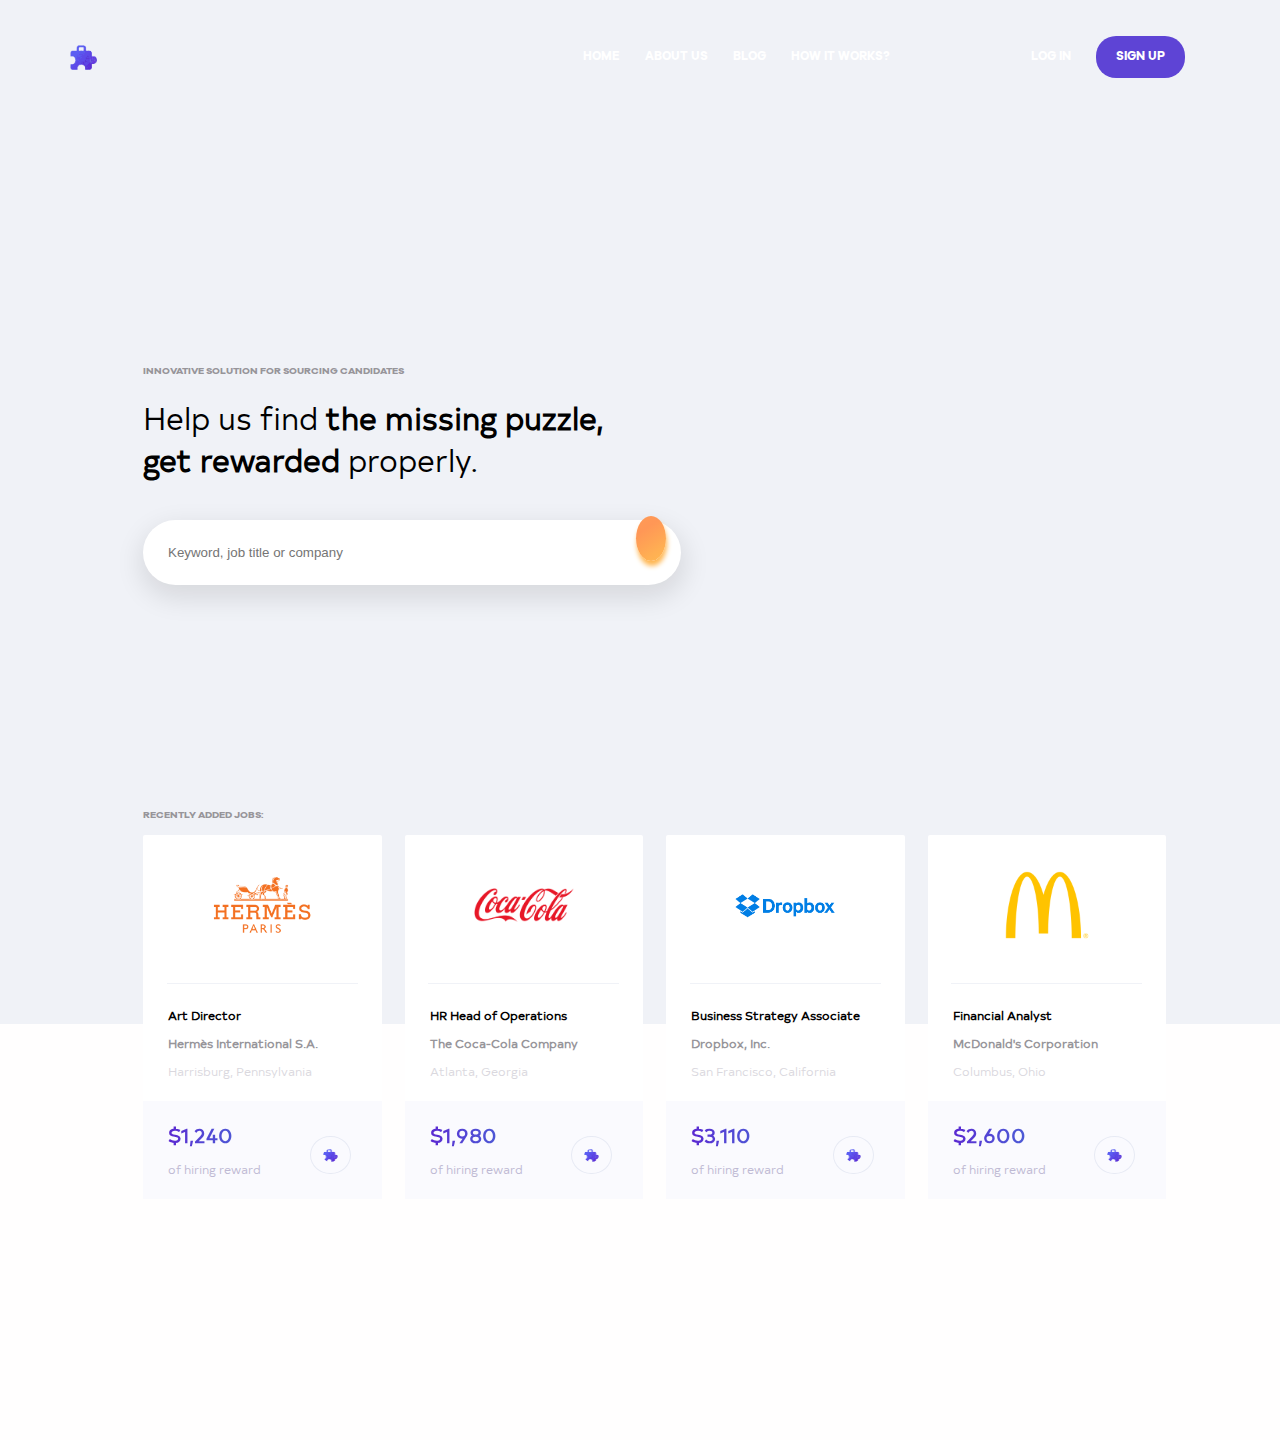
<file: index.html>
<html lang="en">
  <head>
    <meta charset="UTF-8">
    <meta name="viewport" content="width=device-width, initial-scale=1.0">
    <title>Black Magic Pruba</title>
    <link rel="stylesheet" href="styles/style.css">
    <link rel="stylesheet" href="https://use.fontawesome.com/releases/v5.15.1/css/all.css" integrity="sha384-vp86vTRFVJgpjF9jiIGPEEqYqlDwgyBgEF109VFjmqGmIY/Y4HV4d3Gp2irVfcrp" crossorigin="anonymous">
  </head>
  <body>
    <!-- The header part of the page -->
    <header>
      <nav>
        <img src='images/Logo purple.png' alt='Logo'/>
        <div>
          <ul>
            <li><a href="#">HOME</a></li>
            <li><a href="#">ABOUT US</a></li>
            <li><a href="#">BLOG</a></li>
            <li><a href="#">HOW IT WORKS?</a></li>
          </ul>
          <ul>
            <li><a href="#">LOG IN</a></li>
            <li><a href="#">SIGN UP</a></li>
          </ul>
        </div>
      </nav>
      <main>
        <div>
          <h2>INNOVATIVE SOLUTION FOR SOURCING CANDIDATES</h2>
          <h1>Help us find <b>the missing puzzle, get rewarded</b> properly.</h1>
          <div>
            <input type="text" placeholder="Keyword, job title or company"><button><i class="fas fa-search"></i></button>
          </div>
        </div>
      </main>
    </header>


    <!-- The carrousel of works -->
      <section>
        <h2>RECENTLY ADDED JOBS:</h2>

        <div>
          <article>
            <div>
              <img src="images/Hermes.png" alt="Hermes logo">
              <hr/>
            </div>
            <div>
              <p><b>Art Director</b></p>
              <p class="company-name">Hermès International S.A.</p>
              <p class="location"><i class="fas fa-map-marker-alt"></i> Harrisburg, Pennsylvania</p>
            </div>
            <div>
              <div>
                <p>$1,240</p>
                <p>of hiring reward</p>
              </div>
                <button><img src="images/Logo purple.png" alt="Logo"></button>
            </div>
            <div><p>Be the first one to recommend!</p></div>
          </article>
  
          <article>
            <div>
              <img src="images/Coca-cola.png" alt="Coca-cola logo">
              <hr/>
            </div>
            <div>
              <p><b>HR Head of Operations</b></p>
              <p class="company-name">The Coca-Cola Company</p>
              <p class="location"><i class="fas fa-map-marker-alt"></i> Atlanta, Georgia</p>
            </div>
            <div>
              <div>
                <p>$1,980</p>
                <p>of hiring reward</p>
              </div>
              <button><img src="images/Logo purple.png" alt="Logo"></button>
            </div>
            <div><p>Be the first one to recommend!</p></div>
          </article>
  
          <article>
            <div>
              <img src="images/Dropbox.png" alt="Dropbox logo">
              <hr/>
            </div>
            <div>
              <p><b>Business Strategy Associate</b></p>
              <p class="company-name">Dropbox, Inc.</p>
              <p class="location"><i class="fas fa-map-marker-alt"></i> San Francisco, California</p>
            </div>
            <div>
              <div>
                <p>$3,110</p>
                <p>of hiring reward</p>
              </div>
              <button><img src="images/Logo purple.png" alt="Logo"></button>
            </div>
            <div><p>Be the first one to recommend!</p></div>
          </article>
  
          <article>
            <div>
              <img src="images/McDonalds.png" alt="McDonald's logo">
              <hr/>
            </div>
            <div>
              <p><b>Financial Analyst</b></p>
              <p class="company-name">McDonald's Corporation</p>
              <p class="location"><i class="fas fa-map-marker-alt"></i> Columbus, Ohio</p>
            </div>
            <div>
              <div>
                <p>$2,600</p>
                <p>of hiring reward</p>
              </div>
              <button><img src="images/Logo purple.png" alt="Logo"></button>
            </div>
            <div><p>Be the first one to recommend!</p></div>
          </article>
        </div>
      </section>
  </body>
</html>
</file>
<file: styles/style.css>
@font-face {
  font-family: 'galanogrotesquedemo-bold';
  src: url("galanogrotesquedemo-bold-webfont.woff2") format("woff2"), url("galanogrotesquedemo-bold-webfont.woff") format("woff");
  font-weight: normal;
  font-style: normal;
}

@font-face {
  font-family: 'typold-book500';
  src: url("typold-book500-webfont.woff2") format("woff2"), url("typold-book500-webfont.woff") format("woff");
  font-weight: normal;
  font-style: normal;
}

header {
  height: 90vh;
  background-color: #f0f2f7;
  background-image: url("https://res.cloudinary.com/dxncdwsau/image/upload/v1608737731/Background_ykxbp0.png");
  background-repeat: no-repeat;
  background-position: right top;
  background-size: contain;
}

nav {
  display: -webkit-box;
  display: -ms-flexbox;
  display: flex;
  -webkit-box-pack: justify;
      -ms-flex-pack: justify;
          justify-content: space-between;
  -webkit-box-align: center;
      -ms-flex-align: center;
          align-items: center;
  font-family: 'galanogrotesquedemo-bold';
  padding: 20px 70px;
}

nav img {
  height: 25px;
}

nav div {
  display: -webkit-box;
  display: -ms-flexbox;
  display: flex;
  -webkit-box-pack: justify;
      -ms-flex-pack: justify;
          justify-content: space-between;
  -webkit-box-align: center;
      -ms-flex-align: center;
          align-items: center;
  width: 55%;
  padding-left: 50px;
}

nav div ul {
  display: -webkit-box;
  display: -ms-flexbox;
  display: flex;
  -webkit-box-pack: justify;
      -ms-flex-pack: justify;
          justify-content: space-between;
  -webkit-box-align: center;
      -ms-flex-align: center;
          align-items: center;
  justify-content: space-between !important;
  padding: 0;
}

nav div li {
  list-style: none;
  margin-right: 25px;
  font-size: 12px;
}

nav div ul:last-child li:last-child {
  background-color: #5e44d5;
  border-radius: 20px;
  padding: 15px 20px;
}

nav div a {
  text-decoration: none;
  color: white;
}

main {
  display: -webkit-box;
  display: -ms-flexbox;
  display: flex;
  -webkit-box-pack: justify;
      -ms-flex-pack: justify;
          justify-content: space-between;
  -webkit-box-align: center;
      -ms-flex-align: center;
          align-items: center;
  padding-top: 28vh;
}

main img {
  height: 410px;
  padding: 0px 45px 40px;
}

main > div {
  width: 40%;
  padding-left: 143px;
}

main > div div {
  position: relative;
}

main > div div input {
  width: 105%;
  padding: 25px;
  border: none;
  border-radius: 40px;
  margin-top: 20px;
  position: relative;
  -webkit-box-shadow: 1px 10px 26px 4px rgba(0, 0, 0, 0.1);
          box-shadow: 1px 10px 26px 4px rgba(0, 0, 0, 0.1);
}

main > div div button {
  background-color: white;
  border: none;
  border-radius: 50%;
  position: absolute;
  right: -17px;
  top: 30px;
}

main > div div i {
  background-color: #ff8d58;
  background: filter-gradient(#ff8d58, #ffb752, horizontal);
  background: -webkit-gradient(linear, left top, right bottom, from(#ff8d58), color-stop(0%, #ff9a56), color-stop(29%, #ff9756), color-stop(55%, #ffa454), color-stop(75%, #ffaf53), color-stop(96%, #ffb752), to(#ffb752));
  background: linear-gradient(left top, #ff8d58 0%, #ff9a56 0%, #ff9756 29%, #ffa454 55%, #ffaf53 75%, #ffb752 96%, #ffb752 100%);
  color: white;
  padding: 15px;
  border-radius: 50%;
  -webkit-box-shadow: 1px 5px 5px 0px #ffb752;
          box-shadow: 1px 5px 5px 0px #ffb752;
}

section {
  height: 70vh;
  padding-left: 143px;
  background-color: #f0f2f7;
  background: filter-gradient(#f0f2f7, #fffefe, vertical);
  background: -webkit-gradient(linear, left top, left bottom, from(#f0f2f7), color-stop(34%, #f0f2f7), color-stop(34%, #fffefe), to(#fffefe));
  background: linear-gradient(top, #f0f2f7 0%, #f0f2f7 34%, #fffefe 34%, #fffefe 100%);
}

section > div {
  display: -webkit-box;
  display: -ms-flexbox;
  display: flex;
  -webkit-box-pack: start;
      -ms-flex-pack: start;
          justify-content: flex-start;
}

article > div:nth-child(1) {
  height: 140px;
  display: -webkit-box;
  display: -ms-flexbox;
  display: flex;
  -webkit-box-pack: justify;
      -ms-flex-pack: justify;
          justify-content: space-between;
  -webkit-box-align: center;
      -ms-flex-align: center;
          align-items: center;
  -webkit-box-pack: center;
      -ms-flex-pack: center;
          justify-content: center;
}

article > div:nth-child(1) img {
  width: 100px;
}

article > div:nth-child(1) hr {
  border: none;
  border-bottom: 1.5px #f0f2f7 solid;
  width: 80%;
  position: absolute;
  top: 140px;
  right: 10%;
}

article {
  background-color: white;
  width: 21%;
  border-radius: 2px;
  margin-right: 2%;
  position: relative;
}

article div:nth-child(2) {
  padding: 20px 25px 10px;
}

article div:nth-child(2) .company-name,
article div:nth-child(2) i {
  color: #97959a;
  font-weight: bold;
}

article div:nth-child(2) .location {
  color: #dad8de;
}

article div:nth-child(3) {
  display: -webkit-box;
  display: -ms-flexbox;
  display: flex;
  -webkit-box-pack: justify;
      -ms-flex-pack: justify;
          justify-content: space-between;
  -webkit-box-align: center;
      -ms-flex-align: center;
          align-items: center;
  background-color: #fafafe;
  padding: 20px 25px 10px;
}

article div:nth-child(3) button {
  background-color: #fafafe;
  border: none;
}

article div:nth-child(3) img {
  width: 15px;
  border: 1px solid #e7eaf4;
  border-radius: 50%;
  padding: 12px 12px 11px;
}

article div:nth-child(3) p:nth-child(1) {
  font-size: 20px;
  font-weight: bold;
  color: #5c22d1;
  margin: 0;
  background: ffilter-gradient(#5b28d1, #4a61d6, horizontal);
  background: -webkit-gradient(linear, left top, right top, from(#5b28d1), color-stop(35%, #5344d4), color-stop(66%, #4e54d5), color-stop(92%, #4a61d6), to(#4a61d6));
  background: linear-gradient(left, #5b28d1 0%, #5344d4 35%, #4e54d5 66%, #4a61d6 92%, #4a61d6 100%);
  background-clip: text;
  -webkit-text-fill-color: transparent;
}

article div:nth-child(3) p:nth-child(2) {
  color: #beb9d3;
}

article div:nth-child(4) {
  display: none;
}

article:hover {
  -webkit-box-shadow: 1px 10px 26px 4px rgba(0, 0, 0, 0.1);
          box-shadow: 1px 10px 26px 4px rgba(0, 0, 0, 0.1);
}

article:hover div:nth-child(4) {
  display: block;
  text-align: center;
  padding: 10px 0;
  color: #605d62;
}

article button:hover img {
  border: 1px solid #e7eaf4;
  background-color: #5c22d1;
  background: filter-gradient(#5c22d1, #4a61d6, horizontal);
  background: -webkit-gradient(linear, left top, right bottom, from(#5c22d1), color-stop(24%, #5241d3), color-stop(48%, #5241d3), color-stop(73%, #4a61d6), to(#4a61d6));
  background: linear-gradient(left top, #5c22d1 0%, #5241d3 24%, #5241d3 48%, #4a61d6 73%, #4a61d6 100%);
}

body {
  margin: 0;
  font-family: "galanogrotesquedemo-bold";
}

h1 {
  font: 30px "typold-book500";
  width: 480px;
}

h2 {
  font-size: 10px;
  color: #97959a;
  margin: 0 0 15px;
}

p {
  font: 12px "typold-book500";
}
/*# sourceMappingURL=style.css.map */
</file>
